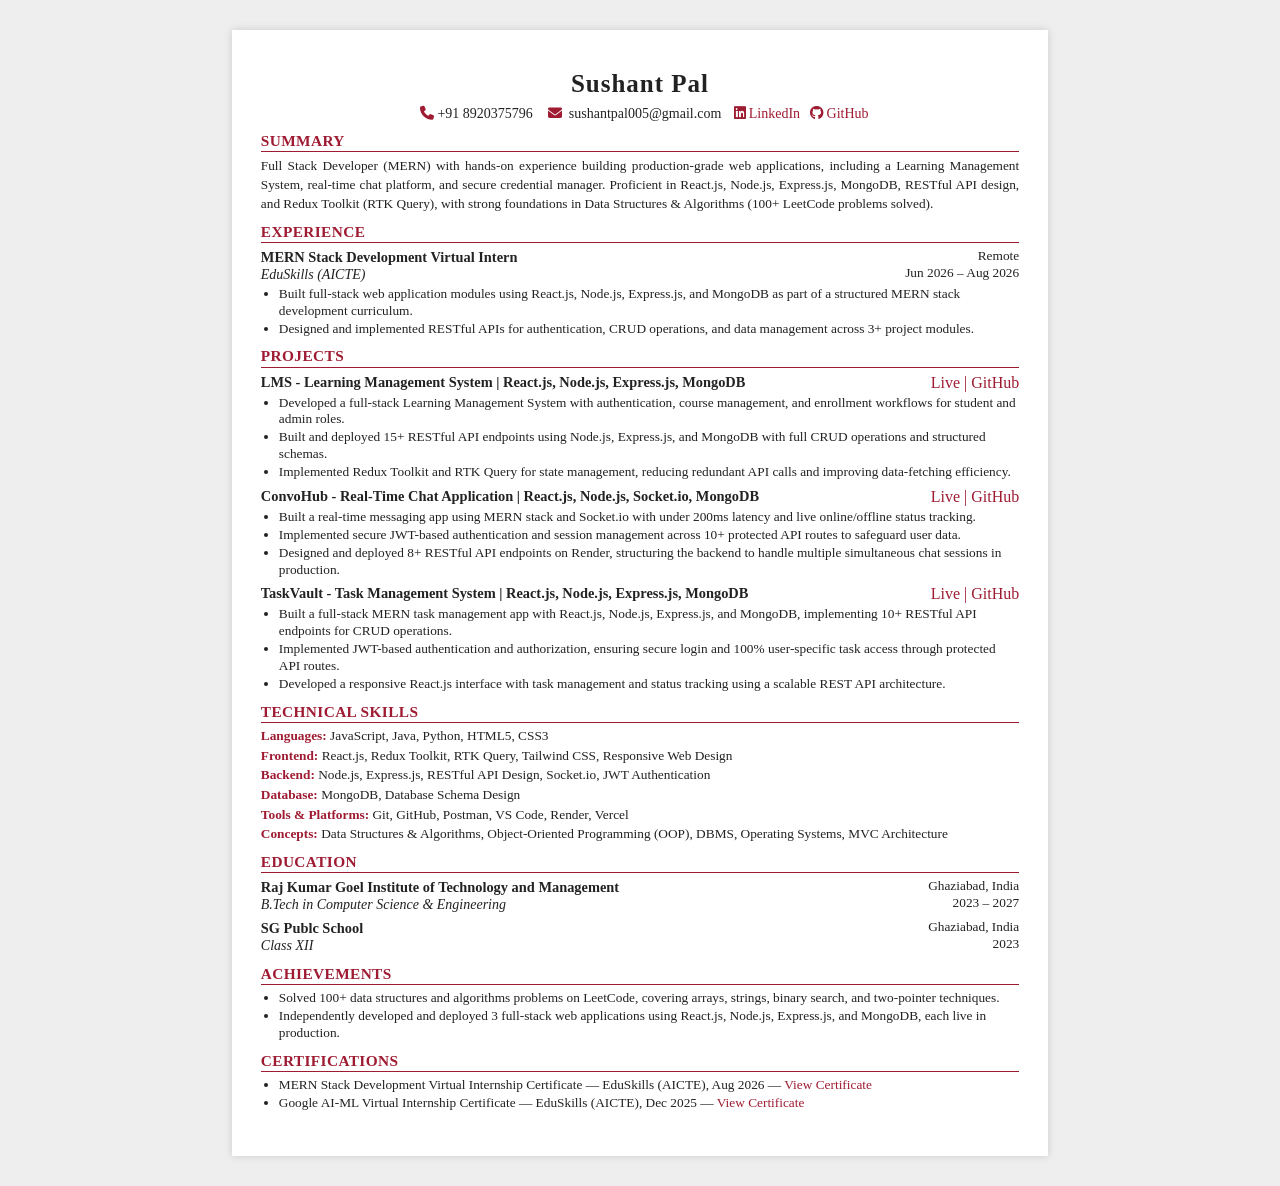
<file: index.html>
<!doctype html>
<html lang="en">
  <head>
    <meta charset="UTF-8" />
    <meta name="viewport" content="width=device-width, initial-scale=1.0" />
    <title>Resume - Sushant Pal</title>
    <link
      rel="stylesheet"
      href="https://cdnjs.cloudflare.com/ajax/libs/font-awesome/6.5.2/css/all.min.css"
    />
    <style>
      /* ================================
         HARVARD STYLE RESUME
         ================================ */
      * {
        margin: 0;
        padding: 0;
        box-sizing: border-box;
      }
      body {
        background: #eeeeee;
        font-family: "Times New Roman", Times, serif;
        color: #222;
        line-height: 1.25;
      }
      /* ================================
         RESUME PAGE
         ================================ */
      .contact i {
        color: #9e1b32;
        margin-right: 3px;
      }
      .resume {
        width: 8.5in;
        min-height: 11in;
        margin: 30px auto;
        padding: 0.4in 0.3in;
        background: white;
        box-shadow: 0 0 8px rgba(0, 0, 0, 0.15);
      }
      /* ================================
         HEADER
         ================================ */
      .header {
        text-align: center;
        margin-bottom: 8px;
      }
      .header h1 {
        font-size: 25px;
        font-weight: bold;
        letter-spacing: 1px;
        margin-bottom: 5px;
      }
      .contact {
        font-size: 10.5pt;
      }
      .contact span {
        margin: 0 3px;
      }
      a {
        color: #9e1b32;
        text-decoration: none;
      }
      a:hover {
        text-decoration: underline;
      }
      /* ================================
         SECTION
         ================================ */
      section {
        margin-top: 9px;
      }
      section h2 {
        font-size: 11.5pt;
        font-weight: bold;
        color: #9e1b32;
        border-bottom: 1.5px solid #9e1b32;
        padding-bottom: 1px;
        margin-bottom: 5px;
        letter-spacing: 0.4px;
      }
      /* ================================
         SUMMARY
         ================================ */
      .summary {
        font-size: 10pt;
        text-align: justify;
        line-height: 1.4;
      }
      /* ================================
         ENTRY
         ================================ */
      .entry {
        margin-bottom: 6px;
      }
      .entry-header {
        display: flex;
        justify-content: space-between;
        align-items: flex-start;
      }
      .entry-header h3 {
        font-size: 10.8pt;
        font-weight: bold;
      }
      .degree,
      .company {
        font-size: 10.5pt;
        font-style: italic;
      }
      .right {
        display: flex;
        flex-direction: column;
        text-align: right;
        font-size: 10pt;
        white-space: nowrap;
      }
      .left {
        display: flex;
        text-align: right;
        font-size: 10pt;
        white-space: nowrap;
      }
      /* ================================
         BODY TEXT
         ================================ */
      .details {
        font-size: 10pt;
        margin-top: 2px;
      }
      ul {
        margin-top: 2px;
        padding-left: 18px;
      }
      li {
        font-size: 10pt;
        margin-bottom: 1.5px;
      }
      p {
        font-size: 10pt;
      }
      /* ================================
         SKILLS
         ================================ */
      .skills p {
        margin-bottom: 3px;
      }
      .skills strong {
        color: #9e1b32;
      }
      /* ================================
         PRINT
         ================================ */
      @page {
        size: A4;
        margin: 0.25in;
      }
      @media print {
        body {
          background: white;
        }
        .resume {
          width: 100%;
          min-height: auto;
          margin: 0;
          padding: 0;
          box-shadow: none;
        }
        a {
          color: #9e1b32;
        }
      }
      /* ================================
         MOBILE
         ================================ */
      @media screen and (max-width: 900px) {
        .resume {
          width: 95%;
          min-height: auto;
          margin: 10px auto;
          padding: 30px;
        }
        .entry-header {
          gap: 20px;
        }
      }
      @media screen and (max-width: 600px) {
        .resume {
          width: 100%;
          min-height: auto;
          padding: 15px 10px;
          margin: 0;
          box-shadow: none;
        }
        .header {
          margin-bottom: 10px;
        }
        .header h1 {
          font-size: 22px;
        }
        .contact {
          font-size: 9.5pt;
          line-height: 1.5;
        }
        section {
          margin-top: 10px;
        }
        section h2 {
          font-size: 11pt;
        }
        .entry-header {
          flex-direction: column;
        }
        .right {
          text-align: left;
          margin-top: 2px;
        }
        .details,
        li,
        p {
          font-size: 9.5pt;
        }
      }
    </style>
  </head>

  <body>
    <div class="resume">
      <!-- HEADER -->
      <header class="header">
        <h1>Sushant Pal</h1>

        <div class="contact">
          <span></span>
          <span><i class="fa-solid fa-phone"></i>+91 8920375796</span>
          <span></span>
          <span><i class="fa-solid fa-envelope"></i> sushantpal005@gmail.com</span>
          <span></span>
          <a href="https://www.linkedin.com/in/sushant-pal-5a419035a/"
            ><i class="fa-brands fa-linkedin"></i>LinkedIn</a
          >
          <span></span>
          <a href="https://github.com/sushantpal005-pixel"
            ><i class="fa-brands fa-github"></i>GitHub</a
          >
        </div>
      </header>

      <!-- SUMMARY -->
      <section>
        <h2>SUMMARY</h2>
        <p class="summary">
          Full Stack Developer (MERN) with hands-on experience building
          production-grade web applications, including a Learning Management
          System, real-time chat platform, and secure credential manager.
          Proficient in React.js, Node.js, Express.js, MongoDB, RESTful API
          design, and Redux Toolkit (RTK Query), with strong foundations in Data
          Structures & Algorithms (100+ LeetCode problems solved).
        </p>
      </section>

      <!-- EXPERIENCE -->
      <section>
        <h2>EXPERIENCE</h2>

        <div class="entry">
          <div class="entry-header">
            <div>
              <h3>MERN Stack Development Virtual Intern</h3>
              <p class="company">EduSkills (AICTE)</p>
            </div>

            <div class="right">
              <span>Remote</span>
              <span>Jun 2026 – Aug 2026</span>
            </div>
          </div>

          <ul>
            <li>
              Built full-stack web application modules using React.js, Node.js,
              Express.js, and MongoDB as part of a structured MERN stack
              development curriculum.
            </li>
            <li>
              Designed and implemented RESTful APIs for authentication, CRUD
              operations, and data management across 3+ project modules.
            </li>
          </ul>
        </div>

        

      <!-- PROJECTS -->
      <section>
        <h2>PROJECTS</h2>

        <div class="entry">
          <div class="entry-header">
            <div>
              <h3>
                LMS - Learning Management System | React.js, Node.js,
                Express.js, MongoDB
              </h3>
            </div>

            <span class="live">
              <a href="https://lms-onlinelearning.onrender.com/"
                >Live |
              </a>
              <a href="https://github.com/sushantpal005-pixel/LMS-Deploy"
                >GitHub</a
              >
            </span>
          </div>

          <ul>
            <li>
              Developed a full-stack Learning Management System with
              authentication, course management, and enrollment workflows for
              student and admin roles.
            </li>
            <li>
              Built and deployed 15+ RESTful API endpoints using Node.js,
              Express.js, and MongoDB with full CRUD operations and structured
              schemas.
            </li>
            <li>
              Implemented Redux Toolkit and RTK Query for state management,
              reducing redundant API calls and improving data-fetching
              efficiency.
            </li>
          </ul>
        </div>

        <div class="entry">
          <div class="entry-header">
            <div>
              <h3>
                ConvoHub - Real-Time Chat Application | React.js, Node.js,
                Socket.io, MongoDB
              </h3>
            </div>

            <div class="live">
              <a href="https://convohub-ju3o.onrender.com/">Live | </a>
              <a href="https://github.com/sushantpal005-pixel/convoHub-mern"
                >GitHub</a
              >
            </div>
          </div>

          <ul>
            <li>
              Built a real-time messaging app using MERN stack and Socket.io
              with under 200ms latency and live online/offline status tracking.
            </li>
            <li>
              Implemented secure JWT-based authentication and session management
              across 10+ protected API routes to safeguard user data.
            </li>
            <li>
              Designed and deployed 8+ RESTful API endpoints on Render,
              structuring the backend to handle multiple simultaneous chat
              sessions in production.
            </li>
          </ul>
        </div>

        <div class="entry">
          <div class="entry-header">
            <div>
              <h3>
                TaskVault - Task Management System | React.js, Node.js,
                Express.js, MongoDB
              </h3>
            </div>

            <div class="live">
              <a href="https://taskvault-q0fl.onrender.com">Live | </a>
              <a href="https://github.com/sushantpal005-pixel/TaskVault">GitHub</a>
            </div>
          </div>

          <ul>
            <li>
              Built a full-stack MERN task management app with React.js,
              Node.js, Express.js, and MongoDB, implementing 10+ RESTful API
              endpoints for CRUD operations.
            </li>
            <li>
              Implemented JWT-based authentication and authorization, ensuring
              secure login and 100% user-specific task access through protected
              API routes.
            </li>
            <li>
              Developed a responsive React.js interface with task management and
              status tracking using a scalable REST API architecture.
            </li>
          </ul>
        </div>
      </section>

      <!-- TECHNICAL SKILLS -->
      <section>
        <h2>TECHNICAL SKILLS</h2>

        <div class="skills">
          <p>
            <strong>Languages:</strong>
            JavaScript, Java, Python, HTML5, CSS3
          </p>

          <p>
            <strong>Frontend:</strong>
            React.js, Redux Toolkit, RTK Query, Tailwind CSS, Responsive Web
            Design
          </p>

          <p>
            <strong>Backend:</strong>
            Node.js, Express.js, RESTful API Design, Socket.io, JWT
            Authentication
          </p>

          <p>
            <strong>Database:</strong>
            MongoDB, Database Schema Design
          </p>

          <p>
            <strong>Tools & Platforms:</strong>
            Git, GitHub, Postman, VS Code, Render, Vercel
          </p>

          <p>
            <strong>Concepts:</strong>
            Data Structures & Algorithms, Object-Oriented Programming (OOP),
            DBMS, Operating Systems, MVC Architecture
          </p>
        </div>
      </section>

      <section>
        <h2>EDUCATION</h2>

        <div class="entry">
          <div class="entry-header">
            <div>
              <h3>Raj Kumar Goel Institute of Technology and Management</h3>
              <p class="degree">B.Tech in Computer Science & Engineering</p>
            </div>

            <div class="right">
              <span>Ghaziabad, India</span>
              <span>2023 – 2027</span>
            </div>
          </div>
        </div>

        <div class="entry">
          <div class="entry-header">
            <div>
              <h3>SG Publc School</h3>
              <p class="degree">Class XII</p>
            </div>

            <div class="right">
              <span>Ghaziabad, India</span>
              <span>2023</span>
            </div>
          </div>
        </div>

      </section>

      <!-- ACHIEVEMENTS -->
      <section>
        <h2>ACHIEVEMENTS</h2>

        <ul>
          <li>
            Solved 100+ data structures and algorithms problems on LeetCode,
            covering arrays, strings, binary search, and two-pointer techniques.
          </li>

          <li>
            Independently developed and deployed 3 full-stack web applications
            using React.js, Node.js, Express.js, and MongoDB, each live in
            production.
          </li>
        </ul>
      </section>

      <!-- CERTIFICATIONS -->
      <section>
        <h2>CERTIFICATIONS</h2>

        <div class="entry">
          <ul>
            <li>
              MERN Stack Development Virtual Internship Certificate — EduSkills
              (AICTE), Aug 2026 —
              <a
                href="https://drive.google.com/file/d/1YfRNL2fvGr2Np6_k_UJyIWedV8DKwiIe/view"
                target="_blank"
                >View Certificate</a
              >
            </li>
            <li>
              Google AI-ML Virtual Internship Certificate — EduSkills (AICTE),
              Dec 2025 —
              <a
                href="https://drive.google.com/file/d/1X8uutxvXl7afaY8rcq-pn6VbrRrVUR4I/view"
                target="_blank"
                >View Certificate</a
              >
            </li>
          </ul>
        </div>
      </section>
    </div>
  </body>
</html>
</file>
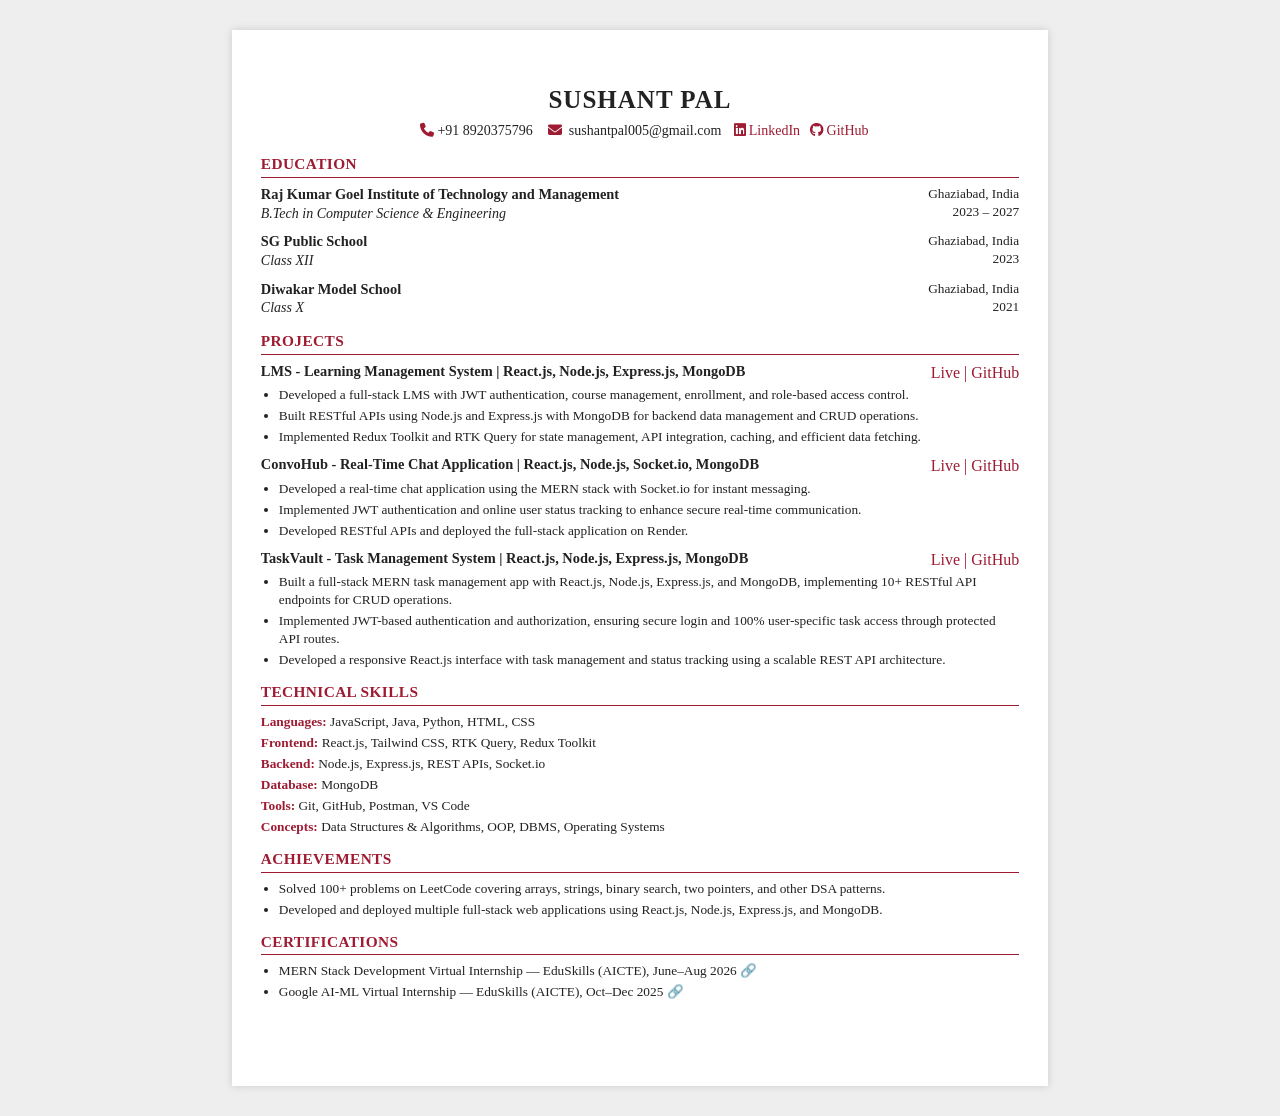
<file: index1.html>
<!DOCTYPE html>
<html lang="en">

<head>
    <meta charset="UTF-8">
    <meta name="viewport" content="width=device-width, initial-scale=1.0">
    <title>Resume - Sushant Pal</title>
    <link rel="stylesheet" href="style1.css">
    <link rel="stylesheet" href="https://cdnjs.cloudflare.com/ajax/libs/font-awesome/6.5.2/css/all.min.css">
</head>

<body>

    <div class="resume">

        
        <header class="header">
            <h1>SUSHANT PAL</h1>

            <div class="contact">
                <span></span>
                <span><i class="fa-solid fa-phone"></i>+91 8920375796</span>
                <span></span>
                <span><i class="fa-solid fa-envelope"></i> sushantpal005@gmail.com</span>
                <span></span>
                <a href="https://www.linkedin.com/in/sushant-pal-5a419035a/"><i
                        class="fa-brands fa-linkedin"></i>LinkedIn</a>
                <span></span>
                <a href="https://github.com/sushantpal005-pixel"><i class="fa-brands fa-github"></i>GitHub</a>
            </div>
        </header>


        <!-- EDUCATION -->
        <section>
            <h2>EDUCATION</h2>

            <div class="entry">
                <div class="entry-header">
                    <div>
                        <h3>Raj Kumar Goel Institute of Technology and Management</h3>
                        <p class="degree">B.Tech in Computer Science & Engineering</p>
                    </div>

                    <div class="right">
                        <span>Ghaziabad, India</span>
                        <span>2023 – 2027</span>
                    </div>
                </div>


            </div>

            <div class="entry">
                <div class="entry-header">
                    <div>
                        <h3>SG Public School</h3>
                        <p class="degree">Class XII</p>
                    </div>

                    <div class="right">
                        <span>Ghaziabad, India</span>
                        <span>2023</span>
                    </div>
                </div>


            </div>

            <div class="entry">
                <div class="entry-header">
                    <div>
                        <h3>Diwakar Model School</h3>
                        <p class="degree">Class X</p>
                    </div>

                    <div class="right">
                        <span>Ghaziabad, India</span>
                        <span>2021</span>
                    </div>
                </div>


            </div>
        </section>





        <!-- PROJECTS -->
        <section>
            <h2>PROJECTS</h2>

            <div class="entry">
                <div class="entry-header">
                    <div>
                        <h3>LMS - Learning Management System | React.js, Node.js, Express.js, MongoDB</h3>
                    </div>

                    <span class="live">
                        <a href="https://lms-onlinelearning.onrender.com/">Live | </a>
                        <a href="https://github.com/sushantpal005-pixel/LMS-Deploy">GitHub</a>
                    </span>
                </div>

                <ul>
                    <li>

                        Developed a full-stack LMS with JWT authentication, course management, enrollment, and
                        role-based access control.
                    </li>

                    <li>

                        Built RESTful APIs using Node.js and Express.js with MongoDB for backend data management and
                        CRUD operations.
                    </li>

                    <li>

                        Implemented Redux Toolkit and RTK Query for state management, API integration, caching, and
                        efficient data fetching.
                    </li>
                </ul>
            </div>


            <div class="entry">
                <div class="entry-header">
                    <div>
                        <h3>ConvoHub - Real-Time Chat Application | React.js, Node.js, Socket.io, MongoDB</h3>
                    </div>

                    <div class="live">
                        <a href="https://convohub-ju3o.onrender.com/">Live | </a>
                        <a href="https://github.com/sushantpal005-pixel/convoHub-mern">GitHub</a>
                    </div>
                </div>

                <ul>
                    <li>
                        Developed a real-time chat application using the MERN stack with Socket.io for instant
                        messaging.
                    </li>

                    <li>
                        <!-- Implemented user authentication and online user status tracking to enhance real-time communication. -->
                        Implemented JWT authentication and online user status tracking to enhance secure real-time
                        communication.
                    </li>
                    <li>
                        Developed RESTful APIs and deployed the full-stack application on Render.
                    </li>
                </ul>
            </div>


            <div class="entry">
                <div class="entry-header">
                    <div>
                        <h3>
                            TaskVault - Task Management System | React.js, Node.js,
                            Express.js, MongoDB
                        </h3>
                    </div>

                    <div class="live">
                        <a href="https://taskvault-q0fl.onrender.com">Live | </a>
                        <a href="https://github.com/sushantpal005-pixel/TaskVault">GitHub</a>
                    </div>
                </div>

                <ul>
                    <li>
                        Built a full-stack MERN task management app with React.js,
                        Node.js, Express.js, and MongoDB, implementing 10+ RESTful API
                        endpoints for CRUD operations.
                    </li>
                    <li>
                        Implemented JWT-based authentication and authorization, ensuring
                        secure login and 100% user-specific task access through protected
                        API routes.
                    </li>
                    <li>
                        Developed a responsive React.js interface with task management and
                        status tracking using a scalable REST API architecture.
                    </li>
                </ul>
            </div>



        </section>


        <!-- TECHNICAL SKILLS -->
        <section>
            <h2>TECHNICAL SKILLS</h2>

            <div class="skills">
                <p>
                    <strong>Languages:</strong>
                    JavaScript, Java, Python, HTML, CSS
                </p>

                <p>
                    <strong>Frontend:</strong>
                    React.js, Tailwind CSS, RTK Query, Redux Toolkit
                </p>

                <p>
                    <strong>Backend:</strong>
                    Node.js, Express.js, REST APIs, Socket.io
                </p>

                <p>
                    <strong>Database:</strong>
                    MongoDB
                </p>

                <p>
                    <strong>Tools:</strong>
                    Git, GitHub, Postman, VS Code
                </p>

                <p>
                    <strong>Concepts:</strong>
                    Data Structures & Algorithms, OOP, DBMS, Operating Systems
                </p>
                
            </div>
        </section>


        <!-- ACHIEVEMENTS -->
        <section>
            <h2>ACHIEVEMENTS</h2>

            <ul>
                <li>
                    Solved 100+ problems on LeetCode covering arrays, strings, binary
                    search, two pointers, and other DSA patterns.
                </li>

                <li>
                    Developed and deployed multiple full-stack web applications using
                    React.js, Node.js, Express.js, and MongoDB.

                </li>
            </ul>
        </section>


        <!-- CERTIFICATIONS -->
        <section>
            <h2>CERTIFICATIONS</h2>

            <div class="entry">
                <ul>
                    <li>
                        MERN Stack Development Virtual Internship — EduSkills (AICTE), June–Aug 2026
                        <a href="https://drive.google.com/file/d/1YfRNL2fvGr2Np6_k_UJyIWedV8DKwiIe/view"
                            target="_blank">🔗</a>
                    </li>
                    <li>
                        Google AI-ML Virtual Internship — EduSkills (AICTE), Oct–Dec 2025
                        <a href="https://drive.google.com/file/d/1X8uutxvXl7afaY8rcq-pn6VbrRrVUR4I/view"
                            target="_blank">🔗</a>
                    </li>

                </ul>
            </div>
        </section>

    </div>

</body>

</html>
</file>
<file: style1.css>
* {
    margin: 0;
    padding: 0;
    box-sizing: border-box;
}

body {
    background: #eeeeee;
    font-family: "Times New Roman", Times, serif;
    color: #222;
    line-height: 1.35;
}




.contact i {
    color: #9e1b32;
    margin-right: 3px;
}


.resume {
    width: 8.5in;
    min-height: 11in;
    margin: 30px auto;
    padding: 0.55in 0.3in;
    background: white;
    box-shadow: 0 0 8px rgba(0, 0, 0, 0.15);
}


/* ================================
   HEADER
   ================================ */

.header {
    text-align: center;
    margin-bottom: 14px;
}

.header h1 {
    font-size: 25px;
    font-weight: bold;
    letter-spacing: 1px;
    margin-bottom: 5px;
}

.contact {
    font-size: 10.5pt;
}

.contact span {
    margin: 0 3px;
}

a {
    color: #9e1b32;
    text-decoration: none;
}

a:hover {
    text-decoration: underline;
}


/* ================================
   SECTION
   ================================ */

section {
    margin-top: 13px;
}

section h2 {
    font-size: 11.5pt;
    font-weight: bold;

    color: #9e1b32;

    border-bottom: 1.5px solid #9e1b32;

    padding-bottom: 2px;
    margin-bottom: 7px;

    letter-spacing: 0.4px;
}


/* ================================
   ENTRY
   ================================ */

.entry {
    margin-bottom: 9px;
}

.entry-header {
    display: flex;
    justify-content: space-between;
    align-items: flex-start;
}

.entry-header h3 {
    font-size: 10.8pt;
    font-weight: bold;
}

.degree,
.company {
    font-size: 10.5pt;
    font-style: italic;
}

.right {
    display: flex;
    flex-direction: column;
    text-align: right;

    font-size: 10pt;
    white-space: nowrap;
}

.left {
    display: flex;
    text-align: right;
    font-size: 10pt;
    white-space: nowrap;
}


/* ================================
   BODY TEXT
   ================================ */

.details {
    font-size: 10pt;
    margin-top: 2px;
}

ul {
    margin-top: 3px;
    padding-left: 18px;
}

li {
    font-size: 10pt;
    margin-bottom: 3px;
}

p {
    font-size: 10pt;
}


/* ================================
   SKILLS
   ================================ */

.skills p {
    margin-bottom: 3px;
}

.skills strong {
    color: #9e1b32;
}


/* ================================
   PRINT
   ================================ */

@media print {

    body {
        background: white;
    }

    .resume {
    width: 100%;
    min-height: auto;
    margin: 0;
    padding: 0.5in 0.3in;
    box-shadow: none;
}

    a {
        color: #9e1b32;
    }
}


/* ================================
   MOBILE
   ================================ */

@media screen and (max-width: 900px) {

    .resume {
        width: 95%;
        min-height: auto;
        margin: 10px auto;
        padding: 30px;
    }

    .entry-header {
        gap: 20px;
    }
}

@media screen and (max-width: 600px) {

    .resume {
        width: 100%;
        min-height: auto;
        padding: 15px 10px;
        margin: 0;
        box-shadow: none;
    }

    .header {
        margin-bottom: 10px;
    }

    .header h1 {
        font-size: 22px;
    }

    .contact {
        font-size: 9.5pt;
        line-height: 1.5;
    }

    section {
        margin-top: 10px;
    }

    section h2 {
        font-size: 11pt;
    }

    .entry-header {
        flex-direction: column;
    }

    .right {
        text-align: left;
        margin-top: 2px;
    }

    .details,
    li,
    p {
        font-size: 9.5pt;
    }
}
</file>
